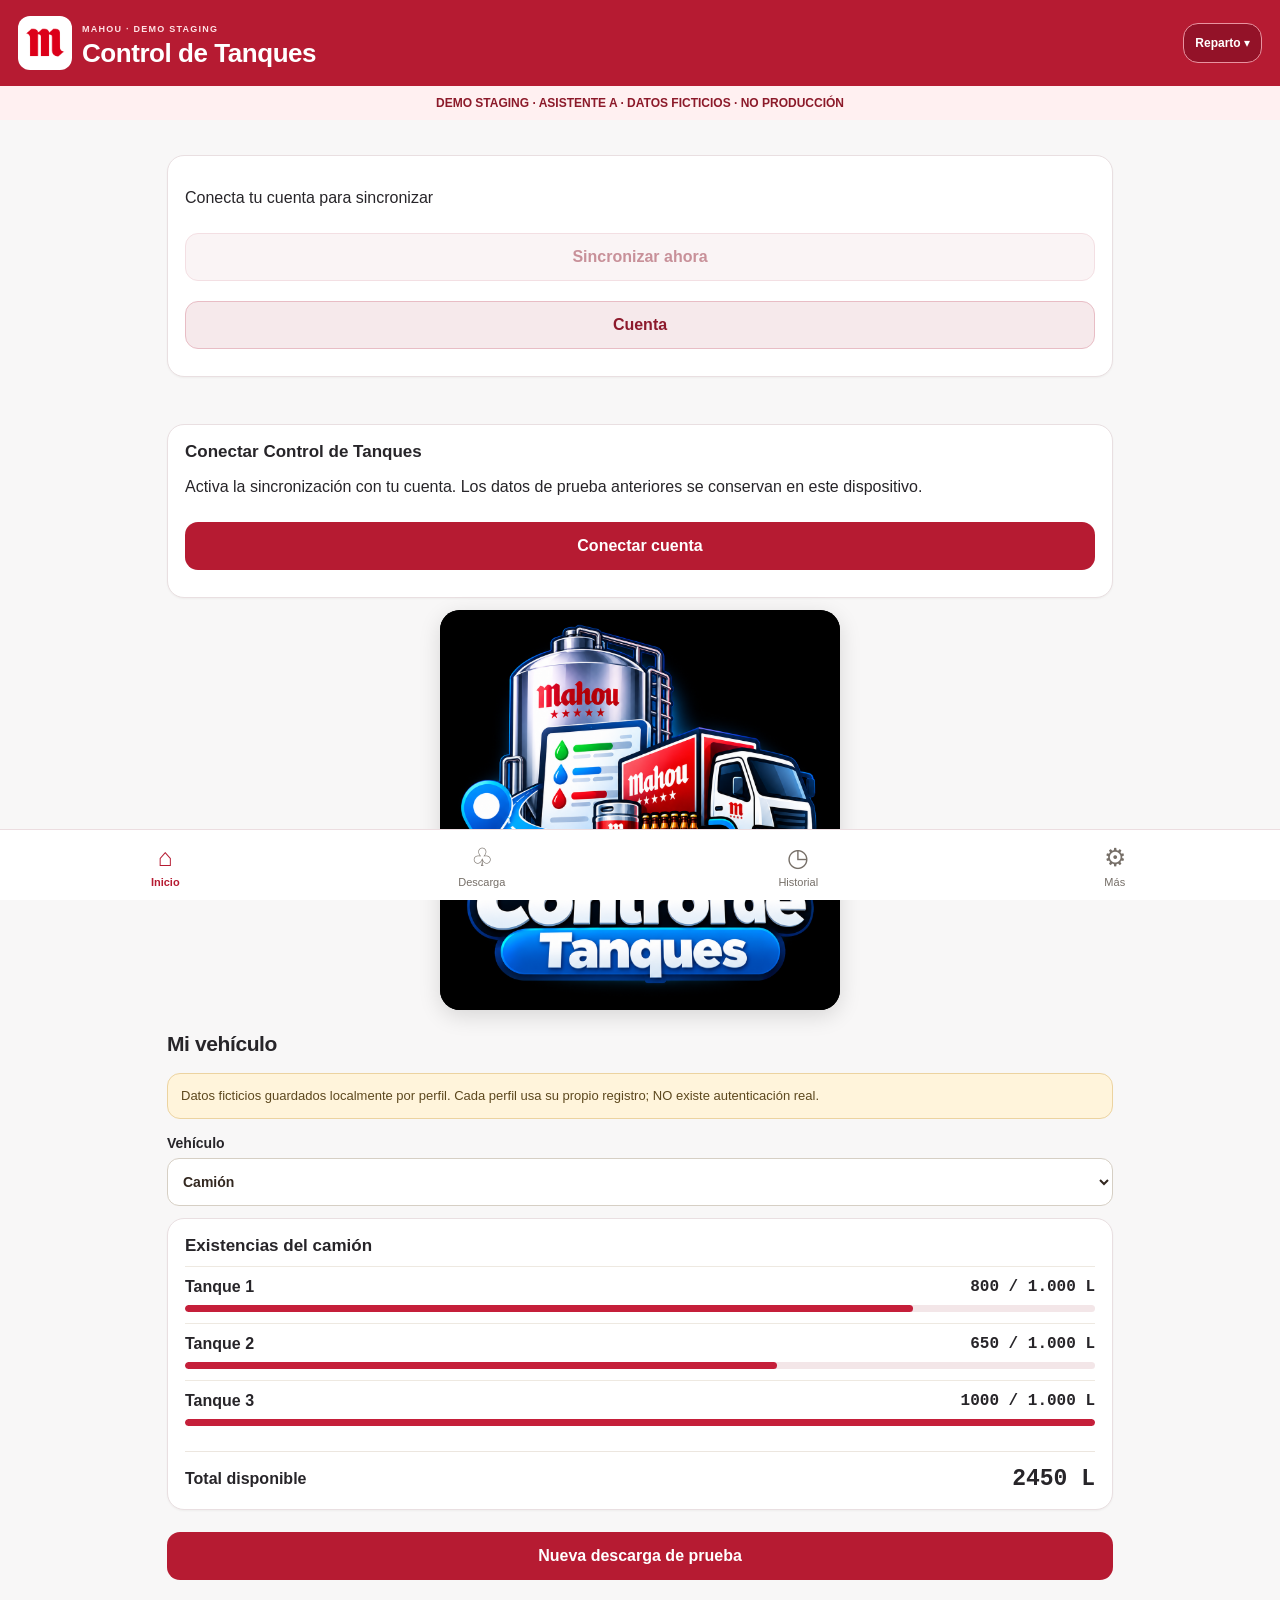
<file: index.html>
<!doctype html>
<html lang="es">
<head>
<meta charset="utf-8">
<meta name="viewport" content="width=device-width,initial-scale=1,viewport-fit=cover">
<meta name="theme-color" content="#1a5f4a">
<meta name="description" content="Control de Tanques — DEMO staging · datos ficticios · no producción">
<link rel="manifest" href="manifest.webmanifest?v=0.10.1-faseb">
<link rel="icon" href="./Control_de_Tanques_icon_512.png" type="image/png">
<link rel="apple-touch-icon" href="./Control_de_Tanques_icon_512.png">
<link rel="stylesheet" href="./styles.css?v=0.10.1">
<link rel="stylesheet" href="assistant-a.css?v=1">
<title>Control de Tanques · DEMO staging</title>
</head>
<body>
<header class="top"><div class="brand"><div class="brand-logo-wrap"><img class="brand-logo" src="./mahou-logo.png" alt="Mahou" width="40" height="40"><span class="logo-fallback" aria-hidden="true">Mahou</span></div><div><small>MAHOU · DEMO STAGING</small><h1>Control de Tanques</h1></div></div><div class="role-switch"><button id="roleButton" class="pill" type="button" aria-expanded="false" aria-controls="rolePicker">Reparto ▾</button><div id="rolePicker" class="role-picker" role="group" aria-label="Cambiar perfil de demostración" hidden><button type="button" data-profile="almacen">Almacén</button><button type="button" data-profile="gerencia">Gerencia</button><button type="button" data-profile="reparto">Reparto</button></div></div></header>
<div class="demo-banner">DEMO STAGING · ASISTENTE A · DATOS FICTICIOS · NO PRODUCCIÓN</div>
<section class="screen" style="padding-bottom:0"><div class="card"><p id="cloudBadge" role="status">Iniciando DEMO…</p><button id="cloudForce" class="btn secondary" data-cloud="force">Sincronizar ahora</button><button class="btn secondary" data-cloud="settings">Cuenta</button></div></section>
<main id="screen" class="screen" aria-live="polite"></main>
<nav class="nav" aria-label="Navegación principal"><button data-page="inicio" class="active"><span>⌂</span>Inicio</button><button data-page="carga"><span>⇧</span>Carga</button><button data-page="visita"><span>♧</span>Descarga</button><button data-page="historial"><span>◷</span>Historial</button><button data-page="admin"><span>⚙</span>Más</button></nav>
<div id="navigationSheet" class="nav-sheet-backdrop" hidden><div class="nav-sheet" role="dialog" aria-modal="true" aria-labelledby="navSheetTitle"><div class="nav-sheet-handle"></div><h3 id="navSheetTitle">Abrir ubicación con…</h3><p id="navigationClient" class="muted compact"></p><button type="button" class="nav-option" data-act="choose-nav" data-provider="waze"><span class="nav-option-icon">🚙</span><span><b>Waze</b><small>Navegación GPS</small></span><span>›</span></button><button type="button" class="nav-option" data-act="choose-nav" data-provider="google"><span class="nav-option-icon">📍</span><span><b>Google Maps</b><small>Mapas y rutas</small></span><span>›</span></button><button type="button" class="nav-option" data-act="choose-nav" data-provider="apple"><span class="nav-option-icon">🗺️</span><span><b>Mapas de Apple</b><small>Navegación en iPhone</small></span><span>›</span></button><button type="button" class="btn secondary" data-act="close-nav-sheet">Cancelar</button></div></div>
<div id="toast" role="status" aria-live="polite"></div>
<!-- Config staging ANTES de cloud-sync: bloquea producción y aísla storage -->
<script src="config.js"></script>
<script src="./xlsx-local.js?v=0.10.1" defer></script>
<script src="./xlsx-import-local.js?v=0.10.1" defer></script>
<script src="./xlsx-transfer-local.js?v=0.10.1" defer></script>
<script src="./plan-import-local.js?v=0.10.1" defer></script>
<script src="./supabase-2.57.4.js" defer></script>
<script src="./sync-core.js?v=0.10.1" defer></script>
<script src="./cloud-sync.js?v=0.10.1" defer></script>
<script src="./app.js?v=0.10.1" defer></script>
<script src="assistant-a.js?v=1" defer></script>
</body>
</html>
</file>
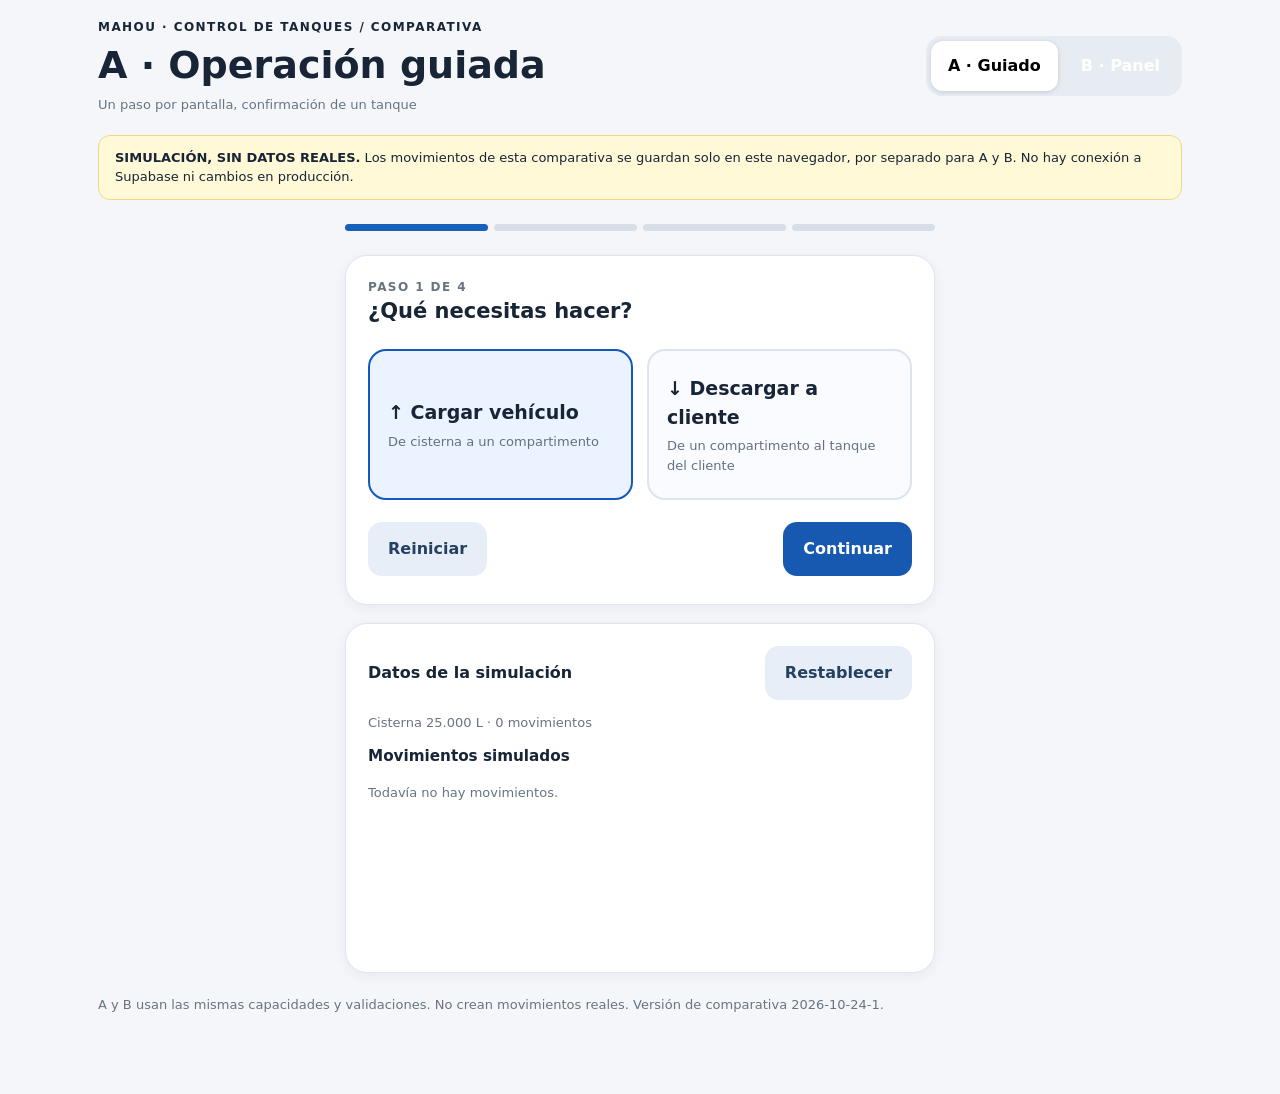
<file: comparativa/index.html>
<!doctype html>
<html lang="es"><head><meta charset="utf-8"><meta name="viewport" content="width=device-width,initial-scale=1,viewport-fit=cover">
<meta name="theme-color" content="#182a42"><title>Control de Tanques | Comparativa A/B</title>
<style>
*{box-sizing:border-box}body{margin:0;font:16px system-ui,-apple-system,Segoe UI,sans-serif;line-height:1.5;color:#182536;background:#f5f6fa}button,input,select{font:inherit}button{cursor:pointer}button:focus-visible,input:focus-visible,select:focus-visible{outline:3px solid #277de6;outline-offset:2px}button:disabled{opacity:.4;cursor:not-allowed}.wrap{max-width:1120px;margin:auto;padding:18px 18px 80px}.tiny{font-size:13px}.muted{color:#687482}.topbar{display:flex;gap:10px;align-items:center;justify-content:space-between;flex-wrap:wrap;margin-bottom:20px}.eyebrow{font-size:12px;letter-spacing:.12em;font-weight:800;text-transform:uppercase}.switch{display:flex;gap:6px;background:#e7ebf2;border-radius:16px;padding:5px}.switch button{border:0;background:transparent;border-radius:12px;padding:12px 17px;font-weight:800}.switch button.on{background:#fff;box-shadow:0 1px 5px #0002}.notice{background:#fff9d8;border:1px solid #ebd88a;border-radius:12px;padding:12px 16px;font-size:13px;margin-bottom:20px}.pill{border-radius:100px;border:1px solid currentColor;padding:5px 10px;font-weight:800;font-size:12px;display:inline-flex}.btn{border:0;border-radius:14px;padding:15px 20px;min-height:50px;font-weight:800;background:#1758b0;color:white}.btn.soft{background:#e8eef7;color:#244162}.btn.danger{background:#ffe7e5;color:#922b2b}.btn.success{background:#117e5b}.btn:disabled{opacity:.42}.row{display:flex;gap:12px;align-items:center;flex-wrap:wrap}.spread{display:flex;justify-content:space-between;gap:12px;align-items:center}.card{background:white;border:1px solid #e0e5ee;border-radius:22px;padding:22px;box-shadow:0 3px 12px #1c355510}.card h2,.card h3{margin-top:0}.label{font-size:13px;font-weight:800;display:block;margin-bottom:6px}.input{width:100%;padding:14px;border:1.5px solid #c6cfde;border-radius:14px;background:white;min-height:52px;color:#1a2738}.box{border:2px solid #dce4ed;background:#f9fbfe;border-radius:18px;padding:18px;text-align:left}.selectable{cursor:pointer;width:100%;color:inherit}.selectable.active{border-color:#1359bd;background:#eaf3ff}.grid2{display:grid;grid-template-columns:repeat(2,minmax(0,1fr));gap:14px}.grid3{display:grid;grid-template-columns:repeat(3,minmax(0,1fr));gap:14px}.actions{display:flex;gap:10px;justify-content:space-between;margin-top:22px}.actions button{min-width:105px}h1{font-size:clamp(27px,4vw,38px);margin:7px 0 8px;line-height:1.17}h2{font-size:21px}.stepper{display:flex;gap:6px;margin:24px 0}.stepper span{flex:1;height:7px;background:#d8dee8;border-radius:10px}.stepper span.done{background:#1761bd}.wizard{max-width:590px;margin:auto}.wizard .card{min-height:350px}.wizard h2{margin-bottom:22px}.choice{font-weight:800;font-size:19px;padding:23px 18px}.choice small{display:block;font-size:13px;color:#647084;font-weight:500;margin-top:5px}.formgrid{display:grid;gap:16px}.numeric{font-size:34px;font-weight:800;text-align:center;font-variant-numeric:tabular-nums}.summary{margin:0;padding:0;list-style:none}.summary li{padding:13px 0;border-bottom:1px solid #e9ebef;display:flex;justify-content:space-between;gap:16px}.summary strong{text-align:right}.status{margin-top:16px;padding:12px;border-radius:12px;background:#e5f5ec;color:#126840;font-weight:700}.error{background:#fff0ef;color:#a31e24}.history{font-size:13px}.history li{padding:9px 0;border-bottom:1px solid #dde4ee}.history ul{padding-left:20px}.board{background:#0f1927;color:#f7fbff;min-height:100vh}.board .muted{color:#b1bdcf}.board .switch{background:#28384f}.board .switch button.on{color:#0f1927}.board .notice{background:#2d302a;color:#f7eaa9;border-color:#696345}.board .card{background:#1b293b;border:1px solid #35445b;color:#f9fbfe;box-shadow:none}.board .label{color:#ccd7e6}.board .input{color:#102236}.board .btn.soft{background:#33435a;color:white}.board h1{color:white}.board .pill{color:#b7e1ce}.kpi{font-size:28px;font-weight:900;line-height:1.2}.tank{border:1px solid #374b63;border-radius:18px;padding:15px;background:#233349}.tank h3{margin:0}.tank .litres{font-size:27px;font-weight:900;margin:9px 0}.meter{height:14px;background:#111e2c;border-radius:30px;overflow:hidden}.meter span{display:block;background:#34b788;height:100%;border-radius:30px}.tank .row{margin-top:14px}.tank button{flex:1;min-width:110px}.board-section{margin:24px 0}.board .history li{border-color:#34475d}.board .history{background:#1b293b}.modalBackdrop{position:fixed;inset:0;background:#0009;display:flex;align-items:center;justify-content:center;padding:14px;z-index:9}.modal{width:min(100%,490px);border-radius:22px;padding:24px;background:white;color:#17293e;max-height:94vh;overflow-y:auto}.modal h2{margin:0 0 16px}.modal .formgrid{gap:15px}.modal .status{margin-bottom:15px}.foot{font-size:13px;margin-top:22px}.hidden{display:none!important}
@media(max-width:700px){.grid3,.grid2{grid-template-columns:1fr}.wrap{padding:14px 13px 76px}.card{padding:18px}.topbar{align-items:stretch}.switch{width:100%}.switch button{flex:1}.tank .row .btn{padding:14px 8px}.summary li{font-size:14px}}
</style></head><body>
<div id="app"></div>
<script>
(function(){
"use strict";
var VERSION="2026-10-24-1";
var CLIENTS={"Bar Atlántico":{capacity:250,litres:75},"Hotel Norte":{capacity:500,litres:200},"Restaurante Plaza":{capacity:250,litres:125}};
var VEHICLES={"Camión":{capacity:1000,tanks:[700,420,250]},"Furgoneta":{capacity:1000,tanks:[300]}};
var CURRENT=new URLSearchParams(location.search).get("modo");
var mode=CURRENT==="B"?"B":"A";
var state,stage=1,form={type:"carga",vehicle:"Camión",tank:0,client:"Bar Atlántico",litres:""},quick=null,notice="";
function sample(){return{cistern:25000,vehicles:JSON.parse(JSON.stringify(VEHICLES)),clients:JSON.parse(JSON.stringify(CLIENTS)),history:[]};}
function key(){return"tanques-demo-solo-local-"+VERSION+"-"+mode;}
function load(){try{var saved=JSON.parse(localStorage.getItem(key()));return saved&&saved.vehicles&&saved.clients&&Array.isArray(saved.history)?saved:sample();}catch(e){return sample();}}
function save(){localStorage.setItem(key(),JSON.stringify(state));}
function clean(v){return String(v).replace(/[&<>"']/g,function(c){return{"&":"&amp;","<":"&lt;",">":"&gt;",'"':"&quot;","'":"&#39;"}[c];});}
function fmt(v){return Number(v).toLocaleString("es-ES",{maximumFractionDigits:2})+" L";}
function remaining(v,t){return v.capacity-v.tanks[t];}
function entry(v,t){return state.vehicles[v].tanks[t];}
function button(title,classes,id,disabled){return '<button type="button" class="'+(classes||"btn")+'" '+(id||"")+(disabled?" disabled":"")+">"+title+"</button>";}
function navTitle(){return '<div class="topbar"><div><div class="eyebrow">MAHOU · Control de Tanques / comparativa</div><h1>'+(mode==="A"?"A · Operación guiada":"B · Centro de operaciones")+'</h1><div class="muted tiny">'+(mode==="A"?"Un paso por pantalla, confirmación de un tanque":"Visión de existencias y acciones directas por tanque")+'</div></div><div class="switch" role="group" aria-label="Elegir enfoque">'+button("A · Guiado",mode==="A"?"on":"","data-mode=A")+button("B · Panel",mode==="B"?"on":"","data-mode=B")+'</div></div>';}
function disclaimer(){return '<div class="notice"><strong>SIMULACIÓN, SIN DATOS REALES.</strong> Los movimientos de esta comparativa se guardan solo en este navegador, por separado para A y B. No hay conexión a Supabase ni cambios en producción.</div>';}
function history(){var items=state.history.slice().reverse();return '<div class="history"><h3>Movimientos simulados</h3>'+(items.length?'<ul>'+items.slice(0,8).map(function(h){return'<li><strong>'+clean(h.action)+'</strong> · '+clean(h.vehicle)+' · tanque '+h.tank+(h.client?' → '+clean(h.client):'')+' · '+fmt(h.litres)+'<div class="muted">'+clean(h.time)+'</div></li>';}).join("")+'</ul>':'<p class="muted">Todavía no hay movimientos.</p>')+'</div>';}
function header(){return navTitle()+disclaimer();}
function formOptions(list,selected){return list.map(function(item){return'<option value="'+clean(item)+'"'+(item===selected?' selected':'')+'>'+clean(item)+'</option>';}).join("");}
function validate(type,vehicle,tank,client,litres){if(!Number.isFinite(litres)||litres<=0)return"Introduce una cantidad mayor que cero.";if(!state.vehicles[vehicle])return"Vehículo no válido.";if(!Number.isInteger(tank)||tank<0||tank>=state.vehicles[vehicle].tanks.length)return"Tanque no válido.";if(type==="carga"){if(litres>remaining(state.vehicles[vehicle],tank))return"Supera la capacidad libre del tanque.";if(litres>state.cistern)return"La cisterna no tiene suficientes litros.";}else{if(!state.clients[client])return"Selecciona un cliente.";if(litres>entry(vehicle,tank))return"No hay suficientes litros en el tanque del vehículo.";if(litres>state.clients[client].capacity-state.clients[client].litres)return"No cabe esa cantidad en el tanque del cliente.";}return"";}
function apply(type,vehicle,tank,client,litres){var err=validate(type,vehicle,tank,client,litres);if(err)return err;litres=Math.round(litres*100)/100;if(type==="carga"){state.cistern=Math.round((state.cistern-litres)*100)/100;state.vehicles[vehicle].tanks[tank]=Math.round((entry(vehicle,tank)+litres)*100)/100;}else{state.vehicles[vehicle].tanks[tank]=Math.round((entry(vehicle,tank)-litres)*100)/100;state.clients[client].litres=Math.round((state.clients[client].litres+litres)*100)/100;}state.history.push({action:type==="carga"?"CARGA":"DESCARGA",vehicle:vehicle,tank:tank+1,client:type==="descarga"?client:null,litres:litres,time:new Date().toLocaleString("es-ES")});save();return"";}
function startStep(){return'<div class="grid2"><button class="box selectable choice '+(form.type==="carga"?"active":"")+'" data-type="carga">↑ Cargar vehículo<small>De cisterna a un compartimento</small></button><button class="box selectable choice '+(form.type==="descarga"?"active":"")+'" data-type="descarga">↓ Descargar a cliente<small>De un compartimento al tanque del cliente</small></button></div>';}
function vehicleStep(){var v=state.vehicles[form.vehicle];var tanks=v.tanks.map(function(x,i){return'Tanque '+(i+1)+' · '+fmt(x)+' / '+fmt(v.capacity);});return'<div class="formgrid"><label><span class="label">Vehículo</span><select class="input" id="vehicle">'+formOptions(Object.keys(state.vehicles),form.vehicle)+'</select></label><label><span class="label">Compartimento (uno por operación)</span><select class="input" id="tank">'+tanks.map(function(s,i){return'<option value="'+i+'"'+(i===form.tank?' selected':'')+'>'+clean(s)+'</option>';}).join("")+'</select></label>'+(form.type==="descarga"?'<label><span class="label">Cliente</span><select class="input" id="client">'+formOptions(Object.keys(state.clients),form.client)+'</select></label>':'')+'</div>';}
function litresStep(){var max=form.type==="carga"?Math.min(remaining(state.vehicles[form.vehicle],form.tank),state.cistern):Math.min(entry(form.vehicle,form.tank),state.clients[form.client].capacity-state.clients[form.client].litres);return'<p class="muted">Introduce los litros de esta operación. Puedes introducir decimales.</p><label><span class="label">Cantidad en litros</span><input class="input numeric" id="litres" type="number" inputmode="decimal" min="0.01" step="0.01" placeholder="0" value="'+clean(form.litres)+'"></label><p class="muted">Máximo disponible: <strong>'+fmt(Math.max(0,max))+'</strong></p>';}
function reviewStep(){return'<p class="muted">Revisa los datos antes de registrar la operación.</p><ul class="summary"><li>Movimiento<strong>'+(form.type==="carga"?"CARGA":"DESCARGA")+'</strong></li><li>Vehículo<strong>'+clean(form.vehicle)+'</strong></li><li>Compartimento<strong>Tanque '+(form.tank+1)+'</strong></li>'+(form.type==="descarga"?'<li>Cliente<strong>'+clean(form.client)+'</strong></li>':'')+'<li>Litros<strong>'+fmt(Number(form.litres))+'</strong></li></ul>';}
function wizard(){var title=["","¿Qué necesitas hacer?","¿Dónde y con quién?","¿Cuántos litros?","Confirmar movimiento"];var middle=stage===1?startStep():stage===2?vehicleStep():stage===3?litresStep():reviewStep();return'<div class="wizard"><div class="stepper" aria-label="Paso '+stage+' de 4">'+[1,2,3,4].map(function(i){return'<span class="'+(i<=stage?"done":"")+'"></span>';}).join("")+'</div><div class="card"><div class="eyebrow muted">Paso '+stage+' de 4</div><h2>'+title[stage]+'</h2>'+middle+(notice?'<div class="status error" role="alert">'+clean(notice)+'</div>':'')+'<div class="actions">'+button(stage===1?"Reiniciar":"Atrás","btn soft","id=back")+button(stage===4?"Confirmar y guardar":"Continuar","btn","id=next")+'</div></div><div class="card" style="margin-top:18px"><div class="spread"><strong>Datos de la simulación</strong>'+button("Restablecer","btn soft","id=reset")+'</div><p class="tiny muted">Cisterna '+fmt(state.cistern)+' · '+state.history.length+' movimientos</p>'+history()+'</div></div>';}
function tankCard(v,i){var tank=state.vehicles[v];var stock=tank.tanks[i],pct=Math.max(0,Math.min(100,100*stock/tank.capacity));return'<div class="tank"><div class="spread"><h3>Tanque '+(i+1)+'</h3><span class="pill">'+Math.round(pct)+'%</span></div><div class="litres">'+fmt(stock)+'</div><div class="meter"><span style="width:'+pct+'%"></span></div><div class="tiny muted" style="margin-top:8px">Capacidad: '+fmt(tank.capacity)+'</div><div class="row">'+button("↑ Cargar","btn success",'data-quick="carga|'+v+'|'+i+'"')+button("↓ Descargar","btn",'data-quick="descarga|'+v+'|'+i+'"')+'</div></div>';}
function board(){var all=Object.keys(state.vehicles).map(function(v){return'<section class="board-section"><div class="spread"><h2>'+clean(v)+'</h2><span class="pill">'+fmt(state.vehicles[v].tanks.reduce(function(a,b){return a+b;},0))+'</span></div><div class="grid3">'+state.vehicles[v].tanks.map(function(_,i){return tankCard(v,i);}).join("")+'</div></section>';}).join("");return'<div class="grid3"><div class="card"><div class="eyebrow muted">Cisterna principal</div><div class="kpi">'+fmt(state.cistern)+'</div><div class="tiny muted">Origen de las cargas</div></div><div class="card"><div class="eyebrow muted">Vehículos</div><div class="kpi">2</div><div class="tiny muted">Camión + furgoneta</div></div><div class="card"><div class="eyebrow muted">Operaciones registradas</div><div class="kpi">'+state.history.length+'</div><div class="tiny muted">Solo simulación local</div></div></div>'+all+'<div class="grid2"><div class="card"><h2>Tanques de clientes</h2>'+Object.keys(state.clients).map(function(c){var o=state.clients[c];return'<div class="spread" style="border-bottom:1px solid #35445b;padding:12px 0"><strong>'+clean(c)+'</strong><span>'+fmt(o.litres)+' / '+fmt(o.capacity)+'</span></div>';}).join("")+'</div><div class="card"><div class="spread"><h2>Actividad reciente</h2>'+button("Restablecer","btn soft","id=reset")+'</div>'+history()+'</div></div>';}
function quickDialog(){if(!quick)return"";var v=quick.vehicle,t=quick.tank,type=quick.type, max=type==="carga"?Math.min(remaining(state.vehicles[v],t),state.cistern):entry(v,t);return'<div class="modalBackdrop" id="backdrop"><div class="modal" role="dialog" aria-modal="true" aria-labelledby="dialogTitle"><div class="eyebrow muted">Acción directa</div><h2 id="dialogTitle">'+(type==="carga"?"↑ Cargar tanque":"↓ Descargar tanque")+'</h2><p>'+clean(v)+' · tanque '+(t+1)+' · '+fmt(entry(v,t))+' disponibles ahora</p><div class="formgrid">'+(type==="descarga"?'<label><span class="label">Cliente</span><select id="quickClient" class="input">'+formOptions(Object.keys(state.clients),quick.client)+'</select></label>':'')+'<label><span class="label">Litros</span><input class="input numeric" id="quickLitres" type="number" min=".01" step=".01" inputmode="decimal" value="'+clean(quick.litres)+'" placeholder="0"></label></div><p class="muted tiny">Disponible antes de elegir cliente: '+fmt(Math.max(0,max))+'</p>'+(notice?'<div class="status error" role="alert">'+clean(notice)+'</div>':'')+'<div class="actions">'+button("Cancelar","btn soft","id=cancelQuick")+button("Guardar movimiento","btn success","id=saveQuick")+'</div></div></div>';}
function render(){document.body.className=mode==="B"?"board":"";document.getElementById("app").innerHTML='<div class="wrap">'+header()+(mode==="A"?wizard():board())+'<div class="foot muted">A y B usan las mismas capacidades y validaciones. No crean movimientos reales. Versión de comparativa '+VERSION+'.</div></div>'+(mode==="B"?quickDialog():"");}
function changeMode(to){mode=to;state=load();stage=1;form={type:"carga",vehicle:"Camión",tank:0,client:"Bar Atlántico",litres:""};quick=null;notice="";history.replaceState(null,"",location.pathname+"?modo="+mode);render();}
function readWizard(){var vehicle=document.getElementById("vehicle"),tank=document.getElementById("tank"),client=document.getElementById("client"),litres=document.getElementById("litres");if(vehicle)form.vehicle=vehicle.value;if(tank)form.tank=Number(tank.value);if(client)form.client=client.value;if(litres)form.litres=litres.value;}
document.addEventListener("change",function(e){if(mode!=="A")return;if(e.target.id==="vehicle"){form.vehicle=e.target.value;form.tank=0;render();}else if(e.target.id==="tank"||e.target.id==="client")readWizard();});
document.addEventListener("input",function(e){if(e.target.id==="litres")form.litres=e.target.value;if(e.target.id==="quickLitres"&&quick)quick.litres=e.target.value;if(e.target.id==="quickClient"&&quick)quick.client=e.target.value;});
document.addEventListener("click",function(e){var b=e.target.closest("button");if(!b)return;var m=b.getAttribute("data-mode");if(m){changeMode(m);return;}if(b.id==="reset"){if(confirm("¿Reiniciar los datos ficticios solo de la opción "+mode+"?")){state=sample();save();stage=1;quick=null;notice="";render();}return;}
var type=b.getAttribute("data-type");if(type){form.type=type;notice="";render();return;}
if(mode==="A"){if(b.id==="back"){notice="";if(stage>1)stage--;else{state=sample();save();}render();return;}if(b.id==="next"){readWizard();notice="";if(stage===3){notice=validate(form.type,form.vehicle,form.tank,form.client,Number(form.litres));if(notice){render();return;}}if(stage<4){stage++;render();return;}notice=apply(form.type,form.vehicle,form.tank,form.client,Number(form.litres));if(!notice){form.litres="";stage=1;}render();return;}}
if(mode==="B"){var q=b.getAttribute("data-quick");if(q){var a=q.split("|");quick={type:a[0],vehicle:a[1],tank:Number(a[2]),client:"Bar Atlántico",litres:""};notice="";render();setTimeout(function(){document.getElementById("quickLitres").focus();},0);return;}if(b.id==="cancelQuick"){quick=null;notice="";render();return;}if(b.id==="saveQuick"&&quick){var litres=Number(quick.litres);notice=apply(quick.type,quick.vehicle,quick.tank,quick.client,litres);if(!notice)quick=null;render();return;}}});
window.addEventListener("storage",function(e){if(e.key===key()){state=load();render();}});
state=load();render();
})();
</script></body></html>
</file>
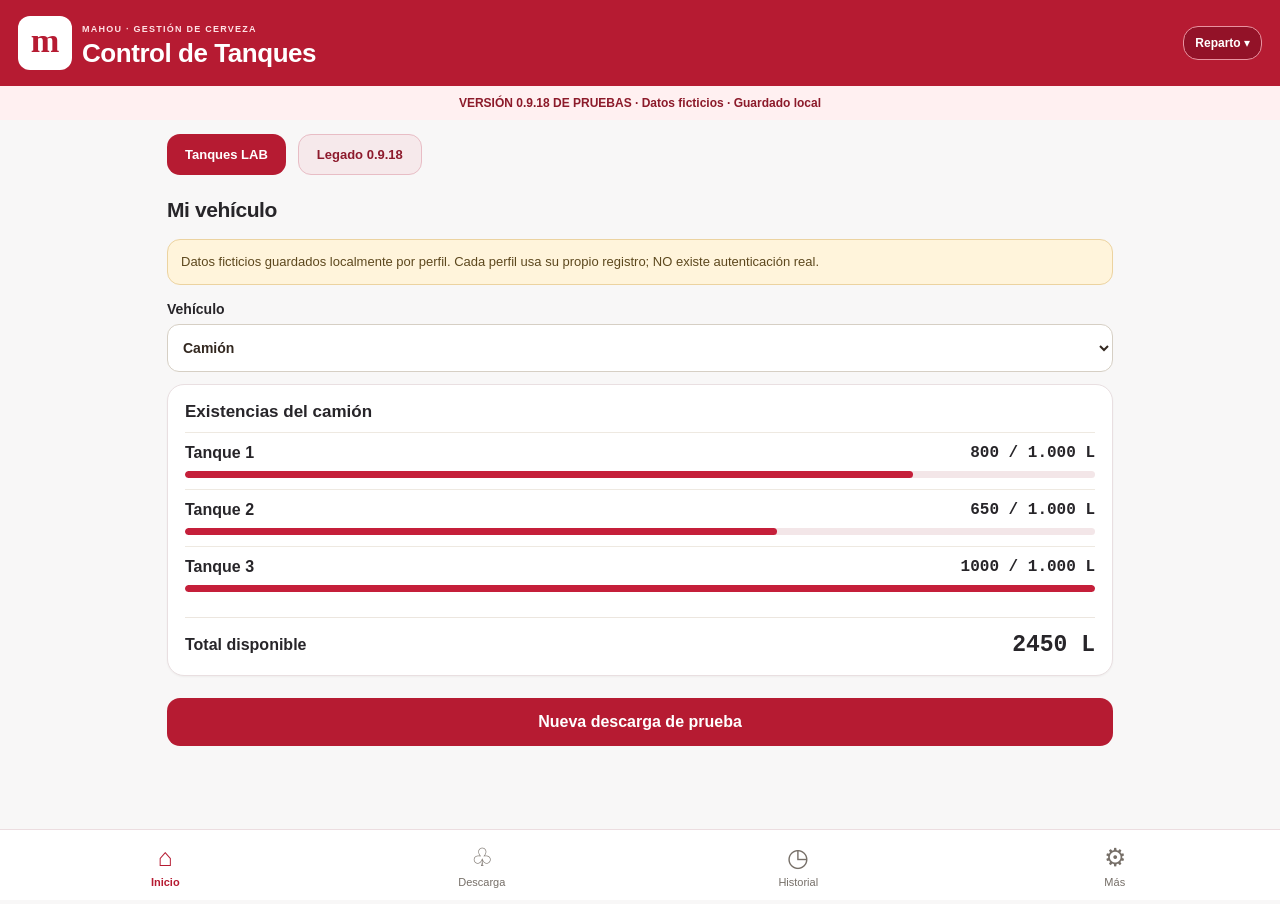
<file: visura-tanques-lab/index.html>
<!doctype html>
<html lang="es" data-lab-offline="true"><head><meta charset="utf-8"><meta http-equiv="Content-Security-Policy" content="default-src 'self'; connect-src 'none'; script-src 'self'; style-src 'self' 'unsafe-inline'; img-src 'self' data: blob:; font-src 'self'; worker-src 'none'; frame-src 'none'; object-src 'none'; base-uri 'self'; form-action 'none'"><meta property="og:title" content="Control de Tanques · LAB 0.9.18"><meta property="og:description" content="Prototipo local de pruebas con datos ficticios."><meta property="og:type" content="website"><meta name="twitter:card" content="summary"><meta name="viewport" content="width=device-width,initial-scale=1,viewport-fit=cover"><meta name="theme-color" content="#b61b32"><meta name="description" content="Control de Tanques — prototipo local de pruebas"><link rel="icon" href="icon.svg" type="image/svg+xml"><link rel="stylesheet" href="styles.css?v=0.9.18"><title>Control de Tanques · LAB 0.9.18</title></head>
<body><header class="top"><div class="brand"><div class="brand-logo-wrap"><img class="brand-logo" src="data:image/svg+xml,%3Csvg xmlns=%27http://www.w3.org/2000/svg%27 viewBox=%270 0 64 64%27%3E%3Crect width=%2764%27 height=%2764%27 rx=%2711%27 fill=%27white%27/%3E%3Ctext x=%2732%27 y=%2746%27 font-family=%27Georgia%27 font-size=%2755%27 font-weight=%27bold%27 text-anchor=%27middle%27 fill=%27%23b61b32%27%3Em%3C/text%3E%3C/svg%3E" alt="Mahou" width="40" height="40"><span class="logo-fallback" aria-hidden="true">Mahou</span></div><div><small>MAHOU · GESTIÓN DE CERVEZA</small><h1>Control de Tanques</h1></div></div><div class="role-switch"><button id="roleButton" class="pill" type="button" aria-expanded="false" aria-controls="rolePicker">Reparto ▾</button><select id="rolePicker" class="role-picker" aria-label="Cambiar perfil de demostración" hidden><option value="reparto">Reparto</option><option value="almacen">Almacén</option><option value="gerencia">Gerencia (demo)</option></select></div></header><div class="demo-banner">VERSIÓN 0.9.18 DE PRUEBAS · Datos ficticios · Guardado local</div>
<div class="lab-mode-bar"><button type="button" class="btn small" data-lab-act="open">Tanques LAB <span id="labMenuCount" hidden></span></button><button type="button" class="btn small secondary" data-lab-act="legacy">Legado 0.9.18</button></div>
<main id="screen" class="screen" aria-live="polite"></main>
<nav class="nav" aria-label="Navegación principal"><button data-page="inicio" class="active"><span>⌂</span>Inicio</button><button data-page="carga"><span>⇧</span>Carga</button><button data-page="visita"><span>♧</span>Descarga</button><button data-page="historial"><span>◷</span>Historial</button><button data-page="admin"><span>⚙</span>Más</button></nav>
<div id="navigationSheet" class="nav-sheet-backdrop" hidden><div class="nav-sheet" role="dialog" aria-modal="true" aria-labelledby="navSheetTitle"><div class="nav-sheet-handle"></div><h3 id="navSheetTitle">Abrir ubicación con…</h3><p id="navigationClient" class="muted compact"></p><button type="button" class="nav-option" data-act="choose-nav" data-provider="waze"><span class="nav-option-icon">🚙</span><span><b>Waze</b><small>Navegación GPS</small></span><span>›</span></button><button type="button" class="nav-option" data-act="choose-nav" data-provider="google"><span class="nav-option-icon">📍</span><span><b>Google Maps</b><small>Mapas y rutas</small></span><span>›</span></button><button type="button" class="nav-option" data-act="choose-nav" data-provider="apple"><span class="nav-option-icon">🗺️</span><span><b>Mapas de Apple</b><small>Navegación en iPhone</small></span><span>›</span></button><button type="button" class="btn secondary" data-act="close-nav-sheet">Cancelar</button></div></div><div id="toast" role="status" aria-live="polite"></div><script src="xlsx-local.js?v=0.9.18" defer></script><script src="xlsx-import-local.js?v=0.9.18" defer></script><script src="xlsx-transfer-local.js?v=0.9.18" defer></script><script src="plan-import-local.js?v=0.9.18" defer></script><script src="tank-domain.js?v=lab-r1" defer></script><script src="tank-ui.js?v=lab-r1" defer></script><script src="app.js?v=lab-r1" defer></script></body></html>
</file>
<file: styles.css>
:root{font-family:ui-sans-serif,-apple-system,BlinkMacSystemFont,"Segoe UI",sans-serif;color:#2c241f;background:#f7f5f0;font-synthesis:none}*{box-sizing:border-box}body{margin:0;padding:0 0 calc(85px + env(safe-area-inset-bottom));min-height:100vh}button,input,select{font:inherit}button{cursor:pointer}button:disabled{opacity:.48;cursor:not-allowed}.top{background:#2c231c;color:white;padding:20px max(18px,env(safe-area-inset-left));display:flex;align-items:center;justify-content:space-between;gap:10px}.brand{display:flex;gap:14px;align-items:center;min-width:0}.brand h1{font-size:clamp(19px,4.5vw,27px);margin:2px 0 0;letter-spacing:-.65px}.brand small{color:#e3ad56;font-size:10px;font-weight:700;letter-spacing:3px}.beer{width:37px;height:60px;flex:none;border:3px solid #d99531;border-radius:13px;background:linear-gradient(#33271d 0 25%,#f1ba4d 26%,#d9942e)}.pill{color:white;border:1px solid #82786e;background:#41362d;border-radius:15px;padding:9px 11px;font-size:12px;font-weight:700;white-space:nowrap}.demo-banner{text-align:center;background:#ffedc6;color:#59401b;font-weight:700;padding:10px 12px;font-size:12px}.screen{max-width:980px;margin:auto;padding:23px 17px 60px}.heading{font-size:21px;margin:0 0 17px;letter-spacing:-.4px}.section-title{font-size:14px;letter-spacing:1.2px;text-transform:uppercase;color:#777069;margin:30px 0 14px}.tiles{display:grid;grid-template-columns:repeat(2,minmax(0,1fr));gap:14px}.tile{border:0;border-radius:20px;background:#da9430;color:#2a2017;font-weight:800;font-size:20px;padding:25px 10px;min-height:133px;display:flex;flex-direction:column;align-items:center;justify-content:center;gap:14px}.tile.dark{background:#2b221b;color:white}.tile .symbol{font-size:30px}.card{background:white;border:1px solid #ded8ce;border-radius:17px;padding:17px;margin:12px 0;box-shadow:0 1px 2px #2f24140c}.card h3{font-size:17px;margin:0 0 10px}.row{display:flex;align-items:center;justify-content:space-between;gap:16px}.muted{color:#77716b}.tiny{font-size:12px}.mono{font-variant-numeric:tabular-nums;font-family:ui-monospace,SFMono-Regular,Menlo,monospace}.tank-line{padding:11px 0;border-top:1px solid #eee9e1}.tank-line:first-child{border:0}.meter{height:7px;background:#ebe7df;border-radius:99px;overflow:hidden;margin:9px 0 0}.meter>div{height:100%;background:#da9430;border-radius:99px}.form{max-width:630px}.field{display:block;font-size:14px;font-weight:700;margin:16px 0 5px}.field input,.field select,select.select,input.input{display:block;margin-top:7px;width:100%;min-height:48px;border:1px solid #d6cfc4;border-radius:12px;background:white;padding:11px;color:#332820}.hint{color:#736b63;font-size:12px;line-height:1.55;margin:7px 0 0}.check{display:flex;gap:10px;align-items:flex-start;padding:12px 0;font-size:14px;line-height:1.5}.check input{width:19px;height:19px;accent-color:#b7741d;flex:none}.btn{min-height:48px;border:0;border-radius:13px;background:#dc972f;color:#2c1d0a;font-weight:800;padding:12px 18px;margin:10px 0;width:100%}.btn.secondary{background:#f0ece5;border:1px solid #dfd8cd}.btn.danger{background:#f8dbd8;color:#80342b}.btn.small{min-height:38px;font-size:13px;width:auto;margin:0}.notice{padding:12px 13px;background:#fff4db;border:1px solid #ecd3a0;border-radius:13px;color:#5d481e;font-size:13px;line-height:1.5;margin:12px 0}.error{background:#ffebea;border-color:#edbab6;color:#782e29}.success{background:#e5f4e6;border-color:#b5d9b9;color:#25602c}.tag{display:inline-block;padding:5px 9px;border-radius:12px;background:#f0ebe2;color:#615244;font-size:11px;font-weight:750}.nav{position:fixed;bottom:0;left:0;right:0;display:flex;justify-content:space-around;gap:0;background:#fff;border-top:1px solid #e8e3da;z-index:10;padding:8px 7px calc(8px + env(safe-area-inset-bottom))}.nav button{background:none;border:0;color:#766f68;font-size:11px;flex:1;max-width:135px;display:flex;align-items:center;flex-direction:column;gap:3px;padding:4px 0}.nav button span{font-size:25px;line-height:1.25}.nav button.active{color:#ce871d;font-weight:700}.divider{height:1px;background:#ece6df;margin:14px 0}.actions{display:flex;gap:9px;flex-wrap:wrap;margin-top:14px}.actions .btn{flex:1}.timeline{border-left:3px solid #ead6b8;margin-left:8px;padding-left:16px}.timeline .card{margin:13px 0}#toast{position:fixed;z-index:20;bottom:93px;left:50%;transform:translateX(-50%);background:#2b211b;color:white;border-radius:11px;padding:13px 17px;font-size:13px;max-width:90vw;display:none;box-shadow:0 6px 22px #0003}.empty{text-align:center;padding:35px 20px;color:#706860}.big{font-size:23px;font-weight:800}.statgrid{display:grid;grid-template-columns:repeat(2,1fr);gap:10px}.stat{padding:16px;background:#fff;border:1px solid #e6dfd4;border-radius:15px}.stat strong{display:block;font-size:23px;margin-top:8px}.linklike{background:none;border:none;color:#9c6415;text-decoration:underline;font-weight:700;padding:7px}code{font-size:12px}.labelrow{display:flex;align-items:center;justify-content:space-between;gap:10px}.warning{font-size:12px;color:#b75d31;font-weight:700}.compact{font-size:13px}.spaced{margin-top:20px}@media (max-width:380px){.screen{padding:17px 12px}.brand h1{font-size:17px}.tile{font-size:17px;min-height:118px}.pill{font-size:11px}.beer{width:29px;height:49px}.top{padding:14px 12px}}
[hidden]{display:none!important}

/* Identidad Mahou v0.2: sin modificar lógica, perfiles ni almacenamiento */
:root{color:#272529;background:#f8f7f7}
.top{background:#b61b32;padding-top:16px;padding-bottom:16px}
.brand{gap:10px}
.brand h1{letter-spacing:-.45px;font-size:clamp(17px,4.5vw,26px)}
.brand small{color:#ffe2e5;letter-spacing:1.25px;font-size:9px}
.brand-logo-wrap{width:81px;min-width:81px;height:54px;display:flex;align-items:center;justify-content:center;flex:none}
.brand-logo{max-width:100%;max-height:100%;object-fit:contain;filter:brightness(0) invert(1)}
.logo-fallback{display:none;color:white;font-weight:900;font-size:22px;letter-spacing:-1px;font-style:italic}
.pill{background:#931228;border-color:#e993a0}
.demo-banner{background:#fff0f1;color:#8c1a2a}
.tile{background:#be2038;color:white}
.tile.dark{background:#292527;color:white}
.card,.stat{border-color:#e9dfe1}
.meter{background:#f3e6e8}
.meter>div{background:#c51f3a}
.btn{background:#b61b32;color:#fff}
.btn.secondary{background:#f6e9eb;color:#8d1a2c;border:1px solid #e8bdc5}
.btn.danger{background:#f8dbd8;color:#80342b}
.check input{accent-color:#b61b32}
.nav{border-top-color:#ecdde0}
.nav button.active{color:#b61b32}
.linklike{color:#a3152b}
.timeline{border-color:#eccbd0}
#toast{background:#36242a}
@media (max-width:420px){.top{padding-left:12px;padding-right:12px}.brand-logo-wrap{width:65px;min-width:65px;height:44px}.brand h1{font-size:clamp(16px,4.2vw,20px)}.brand small{font-size:8px;letter-spacing:.7px}.brand{gap:7px}.pill{font-size:11px;padding:8px}}
@media (max-width:360px){.brand-logo-wrap{width:53px;min-width:53px}.brand h1{font-size:15px}.brand small{font-size:7px}.pill{padding:7px 6px;font-size:10px}}

/* v0.2.1: logo aportado por el usuario, dimensiones estrictas y sin desbordamiento */
html, body { max-width:100%; }
.top { width:100%; max-width:100%; min-width:0; overflow:hidden; }
.brand { min-width:0; flex:1 1 auto; }
.brand > div:last-child { min-width:0; }
.brand h1 { overflow-wrap:anywhere; }
.brand-logo-wrap {
  width:54px; min-width:54px; max-width:54px; height:54px;
  flex:0 0 54px; border-radius:12px; background:#fff;
  padding:7px; overflow:hidden;
}
.brand-logo, img.brand-logo {
  display:block; width:40px !important; height:40px !important;
  max-width:40px !important; max-height:40px !important;
  min-width:0; object-fit:contain; filter:none !important;
  flex:none; position:static;
}
.pill { flex:none; }
@media (max-width:420px){
 .brand-logo-wrap { width:46px; min-width:46px; max-width:46px; height:46px; flex-basis:46px; padding:5px; }
 .brand-logo, img.brand-logo { width:36px !important; height:36px !important; max-width:36px !important; max-height:36px !important; }
}
@media (max-width:360px){
 .brand-logo-wrap { width:42px; min-width:42px; max-width:42px; height:42px; flex-basis:42px; padding:5px; }
 .brand-logo, img.brand-logo { width:32px !important; height:32px !important; max-width:32px !important; max-height:32px !important; }
}

.update-info{font-size:13px;color:#6a6062;line-height:1.5}
.update-ready{padding:12px;border:1px solid #e4b8c1;border-radius:12px;background:#fff0f2;margin:10px 0}
.update-ready h4{margin:0 0 7px}

/* v0.3 - enlaces y formularios de corrección */
.card .linklike{display:inline-block;margin-top:5px;min-height:38px}
.card .btn.small{padding:8px 10px;white-space:nowrap}
.card .row{min-width:0}
.card .row>*{min-width:0}

/* v0.9.3: selector accesible desde la cabecera */
.role-switch{position:relative;flex:none}.role-picker{position:absolute;right:0;top:calc(100% + 5px);z-index:40;background:white;color:#272529;border:1px solid #c8a3a9;border-radius:10px;padding:12px;min-width:190px;box-shadow:0 6px 18px #0002}.role-picker[hidden]{display:none!important}

/* v0.9.4: auditoría de conciliación */
.audit-movement{padding:12px 0;border-bottom:1px solid #e9dfe0;overflow-wrap:anywhere}.audit-movement:last-child{border-bottom:0}.audit-movement .hint{margin:5px 0}

/* v0.9.8: ficha compacta de clientes */
.customer-form .field{margin:10px 0 3px}
.customer-tanks{display:grid;grid-template-columns:repeat(2,minmax(0,1fr));gap:12px}
.customer-tanks .field{min-width:0}
.customer-capacity{margin:8px 0 12px;padding:10px 12px;border-radius:10px;background:#f5f0e7;font-size:14px;font-weight:700}
.customer-days{margin:13px 0 7px;font-size:14px}
.customer-days-grid{display:grid;grid-template-columns:repeat(2,minmax(0,1fr));gap:2px 12px;margin-top:7px}
.customer-days-grid .check{padding:5px 0;align-items:center}
/* v0.9.12: listado compacto en tres líneas */
.customer-item{padding:10px 12px;margin:7px 0}
.customer-info{font-size:12px;line-height:1.35;white-space:nowrap;overflow:hidden;text-overflow:ellipsis}
.customer-meta{font-size:12px;color:#736b63;line-height:1.35;white-space:nowrap;overflow:hidden;text-overflow:ellipsis;margin-top:5px}
.customer-buttons{display:flex;justify-content:flex-end;gap:7px;margin-top:6px}
.customer-buttons .btn.small{min-height:30px;padding:5px 11px;font-size:12px;border-radius:8px}
.customer-item[hidden]{display:none}

.customer-map{min-width:34px;padding:5px 8px!important;font-size:15px!important}

/* Planificación y selector inferior */
.plan-days{display:grid;grid-template-columns:repeat(5,minmax(0,1fr));gap:5px;margin-top:16px}.plan-days button{border:1px solid #e5d7d9;background:#fff;border-radius:9px;padding:10px 2px;font-weight:700;color:#533}.plan-days button.chosen{background:#b61b32;color:#fff}.plan-days small{display:block;font-weight:400;margin-top:3px}.nav-sheet-backdrop[hidden]{display:none!important}.nav-sheet-backdrop{position:fixed;inset:0;background:#0007;z-index:100;display:flex;align-items:flex-end;justify-content:center}.nav-sheet{background:#fff;width:100%;max-width:540px;border-radius:22px 22px 0 0;padding:12px 20px calc(18px + env(safe-area-inset-bottom));box-shadow:0 -8px 30px #0002}.nav-sheet-handle{height:5px;width:40px;border-radius:6px;background:#ddd;margin:0 auto 18px}.nav-sheet h3{margin:0 0 4px}.nav-option{width:100%;display:flex;align-items:center;gap:14px;text-align:left;border:0;border-bottom:1px solid #eee;background:#fff;padding:13px 2px;color:#2c241f}.nav-option span:nth-child(2){flex:1}.nav-option small{display:block;color:#777;font-size:12px;margin-top:3px}.nav-option-icon{font-size:27px;width:42px;text-align:center}.nav-option>span:last-child{font-size:25px;color:#999}

/* Planificación rápida v0.9.14 */
.plan-bulk-buttons{display:flex;gap:8px;margin:12px 0;flex-wrap:wrap}.plan-bulk-buttons .btn{flex:1;min-width:110px}.plan-customer-list{max-height:50vh;overflow:auto;border:1px solid #eadfe0;border-radius:10px}.plan-customer{display:flex;align-items:center;gap:12px;padding:11px;border-bottom:1px solid #eee}.plan-customer:last-child{border-bottom:0}.plan-customer input{width:21px;height:21px;flex-shrink:0}.plan-customer span{display:flex;flex-direction:column;gap:3px;min-width:0}.plan-customer small,.plan-entry small{display:block;color:#74686a;font-size:12px}.plan-entry{border-bottom:1px solid #eee;padding:12px 0}.plan-entry-fields{display:grid;grid-template-columns:1fr 1fr;gap:10px;margin-top:8px}.plan-entry-fields label{font-size:12px;color:#655}.plan-entry-fields input,.plan-entry-fields select{width:100%;margin-top:4px;padding:10px;border:1px solid #d8cdd0;border-radius:8px;font-size:16px}.plan-entry-list{max-height:55vh;overflow:auto}

.plan-received-item{padding:12px 0;border-bottom:1px solid #e9dfe0}.plan-received-item:last-child{border-bottom:0}

/* v0.9.21: selector táctil estable */
.role-switch{position:relative;z-index:50}.role-picker{position:absolute;right:0;top:calc(100% + 8px);width:min(250px,85vw);min-width:210px;padding:7px;background:white;border:1px solid #e4c6cc;border-radius:15px;box-shadow:0 10px 30px #0003;z-index:55}.role-picker button{display:block;width:100%;text-align:left;padding:15px 13px;border:0;background:white;color:#34272b;font-weight:700;border-radius:9px;min-height:48px}.role-picker button.selected{background:#f7e6e9;color:#a71530}.role-picker button+button{margin-top:3px}

/* v0.9.21: el menú debe sobresalir de la cabecera; antes overflow:hidden lo recortaba */
.top{overflow:visible!important;position:relative;z-index:70;isolation:isolate}
.role-switch{position:relative;z-index:71;flex:0 0 auto}
#roleButton{position:relative;z-index:72;min-height:40px;touch-action:manipulation}
#rolePicker{z-index:73;max-height:70vh;overflow-y:auto}

/* v0.9.27: vista previa del logo en Inicio, sin cambios en datos */
.home-logo-preview{max-width:400px;margin:0 auto 22px;border-radius:20px;overflow:hidden;background:#000;box-shadow:0 6px 22px #0002}.home-logo-preview img{display:block;width:100%;height:auto;aspect-ratio:1;object-fit:contain}
</file>
<file: assistant-a.css>
/* Control de Tanques · experiencia A / entorno staging exclusivamente */
.assistant-a{max-width:680px;margin-inline:auto}
.assistant-a [hidden]{display:none!important}
.assistant-head,.assistant-landing{--assistant-ink:#24302e;--assistant-green:#155e4e;color:var(--assistant-ink)}
.assistant-head{padding:20px 0 12px}
.assistant-eyebrow{font-size:12px;font-weight:850;letter-spacing:.10em;text-transform:uppercase;color:#57736b;margin-bottom:12px}
.assistant-head h2,.assistant-landing h2{font-size:clamp(28px,6vw,36px);letter-spacing:-.06em;line-height:1.11;margin:0 0 12px;color:#233b34}
.assistant-head p,.assistant-landing>.assistant-head p{font-size:16px;color:#5c6863;margin:0 0 22px;line-height:1.5}
.assistant-landing{background:#fff;border:1px solid #e1e6df;border-radius:24px;padding:clamp(21px,5vw,32px);box-shadow:0 12px 35px #213c3214}
.assistant-landing>.assistant-head{padding:0}
.assistant-vehicle{display:grid;gap:8px;font-weight:750;color:#3c4d46;margin:24px 0 18px;font-size:15px}
.assistant-vehicle select{border:1px solid #cbd6d0;border-radius:16px;padding:16px;font-size:18px;width:100%;min-height:55px;color:#1d3029;background:#fff}
.assistant-tank-summary{border-radius:19px;padding:20px;background:#f2f7f4;margin:0 0 19px}
.assistant-total-label{text-transform:uppercase;letter-spacing:.08em;color:#57736b;font-size:12px;font-weight:800}
.assistant-total{font-size:clamp(39px,10vw,54px);line-height:1.2;letter-spacing:-.05em;font-variant-numeric:tabular-nums;color:#215d4a;font-weight:850;padding:6px 0 13px}
.assistant-total small{font-size:20px;font-weight:650;letter-spacing:normal}
.assistant-stockrow{display:flex;justify-content:space-between;align-items:center;gap:12px;border-top:1px solid #d7e4db;padding:10px 0;font-size:15px}
.assistant-stockrow strong{font-variant-numeric:tabular-nums;color:#233b34}
.assistant-primary,.assistant-choice{width:100%;background:#155e4e;color:#fff;border:0;border-radius:17px;min-height:65px;padding:16px 20px;font-size:19px;font-weight:800;display:flex;align-items:center;justify-content:space-between;gap:16px}
.assistant-primary:disabled{opacity:.5}
.assistant-hint{font-size:13px;line-height:1.5;color:#62716a;text-align:center;margin:16px 0 2px}
.assistant-success,.assistant-warning,.assistant-current{padding:13px 16px;margin:12px 0;border-radius:14px;background:#e8f5ec;color:#1b6541;font-weight:700;font-size:14px}
.assistant-warning{background:#fff4d8;color:#76520a}
.assistant-current{background:#e9f1fb;color:#214b7c}
.assistant-progress{display:grid;grid-template-columns:repeat(3,1fr);gap:9px;margin:23px 0 11px}
.assistant-progress span{height:7px;border-radius:10px;background:#dbe6df}
.assistant-progress span.is-active{background:#18705a}
.assistant-count{text-align:right;font-size:13px;font-weight:750;color:#5b6f66}
.assistant-form-screen>h2.heading{display:none}
.assistant-form-screen>p.hint{display:none}
.assistant-form-screen .form{background:#fff;border:1px solid #e1e6df;border-radius:21px;padding:20px;gap:19px}
.assistant-form-screen .form .field{font-size:15px;font-weight:750}
.assistant-form-screen .form input:not([type=checkbox]),.assistant-form-screen .form select{font-size:19px;min-height:57px;border-radius:13px}
.assistant-form-screen .form label.check{line-height:1.5;padding:10px 0}
.assistant-form-screen .form label.check input{width:23px;height:23px;accent-color:#155e4e}
.assistant-controls{display:flex;gap:12px;margin-top:17px}
.assistant-controls button{min-height:55px;padding:12px 17px;border:1px solid #ccd8d1;border-radius:15px;background:#fff;color:#285044;font-size:16px;font-weight:750;flex:1}
.assistant-controls .assistant-next{background:#155e4e;color:#fff;border-color:#155e4e;flex:1.6}
.assistant-form-screen .assistant-submit{width:100%;background:#155e4e;color:#fff;border:0;min-height:65px;font-size:18px;border-radius:15px}
.assistant-review{padding:18px;border-radius:16px;background:#edf6f0;display:grid;gap:7px}
.assistant-review>strong{font-size:18px;color:#194937;margin-bottom:5px}
.assistant-review-row{display:flex;justify-content:space-between;gap:14px;padding:8px 0;border-bottom:1px solid #d5e5db;color:#56665b;font-size:14px}
.assistant-review-row>b{font-variant-numeric:tabular-nums;color:#1f4637;text-align:right}
.assistant-review-em{font-size:16px;font-weight:750}
.assistant-review-em>b{font-size:20px;color:#116544}
.assistant-selection>h2.heading{display:none}
.assistant-choices{display:grid;gap:14px;padding:10px 0}
.assistant-choice{background:#fff;color:#193f30;border:1px solid #dae5db;min-height:100px;justify-content:initial;text-align:left}
.assistant-choice span{display:grid;gap:8px;flex:1}
.assistant-choice span strong{font-size:18px}
.assistant-choice span small{color:#668074;font-size:13px;font-weight:500}
.assistant-selection .assistant-textbutton{background:transparent;border:0;color:#155e4e;font-size:15px;font-weight:750;padding:10px 0}
.assistant-a .btn:focus-visible,.assistant-a button:focus-visible,.assistant-a input:focus-visible,.assistant-a select:focus-visible{outline:3px solid #61aa91;outline-offset:3px}
@media(max-width:500px){
 .assistant-landing{border-radius:20px}
 .assistant-form-screen .form{padding:16px}
 .assistant-form-screen .card{padding:15px}
 .assistant-a .heading{font-size:20px}
}
.assistant-secondary{display:block;width:100%;border:1px solid #9db8aa;color:#185542;background:#fff;border-radius:16px;font-weight:800;padding:16px;font-size:16px;min-height:57px;margin-top:12px}
.assistant-completed .assistant-primary{margin-top:16px}
</file>
<file: visura-tanques-lab/styles.css>
:root{font-family:ui-sans-serif,-apple-system,BlinkMacSystemFont,"Segoe UI",sans-serif;color:#2c241f;background:#f7f5f0;font-synthesis:none}*{box-sizing:border-box}body{margin:0;padding:0 0 calc(85px + env(safe-area-inset-bottom));min-height:100vh}button,input,select{font:inherit}button{cursor:pointer}button:disabled{opacity:.48;cursor:not-allowed}.top{background:#2c231c;color:white;padding:20px max(18px,env(safe-area-inset-left));display:flex;align-items:center;justify-content:space-between;gap:10px}.brand{display:flex;gap:14px;align-items:center;min-width:0}.brand h1{font-size:clamp(19px,4.5vw,27px);margin:2px 0 0;letter-spacing:-.65px}.brand small{color:#e3ad56;font-size:10px;font-weight:700;letter-spacing:3px}.beer{width:37px;height:60px;flex:none;border:3px solid #d99531;border-radius:13px;background:linear-gradient(#33271d 0 25%,#f1ba4d 26%,#d9942e)}.pill{color:white;border:1px solid #82786e;background:#41362d;border-radius:15px;padding:9px 11px;font-size:12px;font-weight:700;white-space:nowrap}.demo-banner{text-align:center;background:#ffedc6;color:#59401b;font-weight:700;padding:10px 12px;font-size:12px}.screen{max-width:980px;margin:auto;padding:23px 17px 60px}.heading{font-size:21px;margin:0 0 17px;letter-spacing:-.4px}.section-title{font-size:14px;letter-spacing:1.2px;text-transform:uppercase;color:#777069;margin:30px 0 14px}.tiles{display:grid;grid-template-columns:repeat(2,minmax(0,1fr));gap:14px}.tile{border:0;border-radius:20px;background:#da9430;color:#2a2017;font-weight:800;font-size:20px;padding:25px 10px;min-height:133px;display:flex;flex-direction:column;align-items:center;justify-content:center;gap:14px}.tile.dark{background:#2b221b;color:white}.tile .symbol{font-size:30px}.card{background:white;border:1px solid #ded8ce;border-radius:17px;padding:17px;margin:12px 0;box-shadow:0 1px 2px #2f24140c}.card h3{font-size:17px;margin:0 0 10px}.row{display:flex;align-items:center;justify-content:space-between;gap:16px}.muted{color:#77716b}.tiny{font-size:12px}.mono{font-variant-numeric:tabular-nums;font-family:ui-monospace,SFMono-Regular,Menlo,monospace}.tank-line{padding:11px 0;border-top:1px solid #eee9e1}.tank-line:first-child{border:0}.meter{height:7px;background:#ebe7df;border-radius:99px;overflow:hidden;margin:9px 0 0}.meter>div{height:100%;background:#da9430;border-radius:99px}.form{max-width:630px}.field{display:block;font-size:14px;font-weight:700;margin:16px 0 5px}.field input,.field select,select.select,input.input{display:block;margin-top:7px;width:100%;min-height:48px;border:1px solid #d6cfc4;border-radius:12px;background:white;padding:11px;color:#332820}.hint{color:#736b63;font-size:12px;line-height:1.55;margin:7px 0 0}.check{display:flex;gap:10px;align-items:flex-start;padding:12px 0;font-size:14px;line-height:1.5}.check input{width:19px;height:19px;accent-color:#b7741d;flex:none}.btn{min-height:48px;border:0;border-radius:13px;background:#dc972f;color:#2c1d0a;font-weight:800;padding:12px 18px;margin:10px 0;width:100%}.btn.secondary{background:#f0ece5;border:1px solid #dfd8cd}.btn.danger{background:#f8dbd8;color:#80342b}.btn.small{min-height:38px;font-size:13px;width:auto;margin:0}.notice{padding:12px 13px;background:#fff4db;border:1px solid #ecd3a0;border-radius:13px;color:#5d481e;font-size:13px;line-height:1.5;margin:12px 0}.error{background:#ffebea;border-color:#edbab6;color:#782e29}.success{background:#e5f4e6;border-color:#b5d9b9;color:#25602c}.tag{display:inline-block;padding:5px 9px;border-radius:12px;background:#f0ebe2;color:#615244;font-size:11px;font-weight:750}.nav{position:fixed;bottom:0;left:0;right:0;display:flex;justify-content:space-around;gap:0;background:#fff;border-top:1px solid #e8e3da;z-index:10;padding:8px 7px calc(8px + env(safe-area-inset-bottom))}.nav button{background:none;border:0;color:#766f68;font-size:11px;flex:1;max-width:135px;display:flex;align-items:center;flex-direction:column;gap:3px;padding:4px 0}.nav button span{font-size:25px;line-height:1.25}.nav button.active{color:#ce871d;font-weight:700}.divider{height:1px;background:#ece6df;margin:14px 0}.actions{display:flex;gap:9px;flex-wrap:wrap;margin-top:14px}.actions .btn{flex:1}.timeline{border-left:3px solid #ead6b8;margin-left:8px;padding-left:16px}.timeline .card{margin:13px 0}#toast{position:fixed;z-index:20;bottom:93px;left:50%;transform:translateX(-50%);background:#2b211b;color:white;border-radius:11px;padding:13px 17px;font-size:13px;max-width:90vw;display:none;box-shadow:0 6px 22px #0003}.empty{text-align:center;padding:35px 20px;color:#706860}.big{font-size:23px;font-weight:800}.statgrid{display:grid;grid-template-columns:repeat(2,1fr);gap:10px}.stat{padding:16px;background:#fff;border:1px solid #e6dfd4;border-radius:15px}.stat strong{display:block;font-size:23px;margin-top:8px}.linklike{background:none;border:none;color:#9c6415;text-decoration:underline;font-weight:700;padding:7px}code{font-size:12px}.labelrow{display:flex;align-items:center;justify-content:space-between;gap:10px}.warning{font-size:12px;color:#b75d31;font-weight:700}.compact{font-size:13px}.spaced{margin-top:20px}@media (max-width:380px){.screen{padding:17px 12px}.brand h1{font-size:17px}.tile{font-size:17px;min-height:118px}.pill{font-size:11px}.beer{width:29px;height:49px}.top{padding:14px 12px}}
[hidden]{display:none!important}

/* Identidad Mahou v0.2: sin modificar lógica, perfiles ni almacenamiento */
:root{color:#272529;background:#f8f7f7}
.top{background:#b61b32;padding-top:16px;padding-bottom:16px}
.brand{gap:10px}
.brand h1{letter-spacing:-.45px;font-size:clamp(17px,4.5vw,26px)}
.brand small{color:#ffe2e5;letter-spacing:1.25px;font-size:9px}
.brand-logo-wrap{width:81px;min-width:81px;height:54px;display:flex;align-items:center;justify-content:center;flex:none}
.brand-logo{max-width:100%;max-height:100%;object-fit:contain;filter:brightness(0) invert(1)}
.logo-fallback{display:none;color:white;font-weight:900;font-size:22px;letter-spacing:-1px;font-style:italic}
.pill{background:#931228;border-color:#e993a0}
.demo-banner{background:#fff0f1;color:#8c1a2a}
.tile{background:#be2038;color:white}
.tile.dark{background:#292527;color:white}
.card,.stat{border-color:#e9dfe1}
.meter{background:#f3e6e8}
.meter>div{background:#c51f3a}
.btn{background:#b61b32;color:#fff}
.btn.secondary{background:#f6e9eb;color:#8d1a2c;border:1px solid #e8bdc5}
.btn.danger{background:#f8dbd8;color:#80342b}
.check input{accent-color:#b61b32}
.nav{border-top-color:#ecdde0}
.nav button.active{color:#b61b32}
.linklike{color:#a3152b}
.timeline{border-color:#eccbd0}
#toast{background:#36242a}
@media (max-width:420px){.top{padding-left:12px;padding-right:12px}.brand-logo-wrap{width:65px;min-width:65px;height:44px}.brand h1{font-size:clamp(16px,4.2vw,20px)}.brand small{font-size:8px;letter-spacing:.7px}.brand{gap:7px}.pill{font-size:11px;padding:8px}}
@media (max-width:360px){.brand-logo-wrap{width:53px;min-width:53px}.brand h1{font-size:15px}.brand small{font-size:7px}.pill{padding:7px 6px;font-size:10px}}

/* v0.2.1: logo aportado por el usuario, dimensiones estrictas y sin desbordamiento */
html, body { max-width:100%; }
.top { width:100%; max-width:100%; min-width:0; overflow:hidden; }
.brand { min-width:0; flex:1 1 auto; }
.brand > div:last-child { min-width:0; }
.brand h1 { overflow-wrap:anywhere; }
.brand-logo-wrap {
  width:54px; min-width:54px; max-width:54px; height:54px;
  flex:0 0 54px; border-radius:12px; background:#fff;
  padding:7px; overflow:hidden;
}
.brand-logo, img.brand-logo {
  display:block; width:40px !important; height:40px !important;
  max-width:40px !important; max-height:40px !important;
  min-width:0; object-fit:contain; filter:none !important;
  flex:none; position:static;
}
.pill { flex:none; }
@media (max-width:420px){
 .brand-logo-wrap { width:46px; min-width:46px; max-width:46px; height:46px; flex-basis:46px; padding:5px; }
 .brand-logo, img.brand-logo { width:36px !important; height:36px !important; max-width:36px !important; max-height:36px !important; }
}
@media (max-width:360px){
 .brand-logo-wrap { width:42px; min-width:42px; max-width:42px; height:42px; flex-basis:42px; padding:5px; }
 .brand-logo, img.brand-logo { width:32px !important; height:32px !important; max-width:32px !important; max-height:32px !important; }
}

.update-info{font-size:13px;color:#6a6062;line-height:1.5}
.update-ready{padding:12px;border:1px solid #e4b8c1;border-radius:12px;background:#fff0f2;margin:10px 0}
.update-ready h4{margin:0 0 7px}

/* v0.3 - enlaces y formularios de corrección */
.card .linklike{display:inline-block;margin-top:5px;min-height:38px}
.card .btn.small{padding:8px 10px;white-space:nowrap}
.card .row{min-width:0}
.card .row>*{min-width:0}

/* v0.9.3: selector accesible desde la cabecera */
.role-switch{position:relative;flex:none}.role-picker{position:absolute;right:0;top:calc(100% + 5px);z-index:40;background:white;color:#272529;border:1px solid #c8a3a9;border-radius:10px;padding:12px;min-width:190px;box-shadow:0 6px 18px #0002}.role-picker[hidden]{display:none!important}

/* v0.9.4: auditoría de conciliación */
.audit-movement{padding:12px 0;border-bottom:1px solid #e9dfe0;overflow-wrap:anywhere}.audit-movement:last-child{border-bottom:0}.audit-movement .hint{margin:5px 0}

/* v0.9.8: ficha compacta de clientes */
.customer-form .field{margin:10px 0 3px}
.customer-tanks{display:grid;grid-template-columns:repeat(2,minmax(0,1fr));gap:12px}
.customer-tanks .field{min-width:0}
.customer-capacity{margin:8px 0 12px;padding:10px 12px;border-radius:10px;background:#f5f0e7;font-size:14px;font-weight:700}
.customer-days{margin:13px 0 7px;font-size:14px}
.customer-days-grid{display:grid;grid-template-columns:repeat(2,minmax(0,1fr));gap:2px 12px;margin-top:7px}
.customer-days-grid .check{padding:5px 0;align-items:center}
/* v0.9.12: listado compacto en tres líneas */
.customer-item{padding:10px 12px;margin:7px 0}
.customer-info{font-size:12px;line-height:1.35;white-space:nowrap;overflow:hidden;text-overflow:ellipsis}
.customer-meta{font-size:12px;color:#736b63;line-height:1.35;white-space:nowrap;overflow:hidden;text-overflow:ellipsis;margin-top:5px}
.customer-buttons{display:flex;justify-content:flex-end;gap:7px;margin-top:6px}
.customer-buttons .btn.small{min-height:30px;padding:5px 11px;font-size:12px;border-radius:8px}
.customer-item[hidden]{display:none}

.customer-map{min-width:34px;padding:5px 8px!important;font-size:15px!important}

/* Planificación y selector inferior */
.plan-days{display:grid;grid-template-columns:repeat(5,minmax(0,1fr));gap:5px;margin-top:16px}.plan-days button{border:1px solid #e5d7d9;background:#fff;border-radius:9px;padding:10px 2px;font-weight:700;color:#533}.plan-days button.chosen{background:#b61b32;color:#fff}.plan-days small{display:block;font-weight:400;margin-top:3px}.nav-sheet-backdrop[hidden]{display:none!important}.nav-sheet-backdrop{position:fixed;inset:0;background:#0007;z-index:100;display:flex;align-items:flex-end;justify-content:center}.nav-sheet{background:#fff;width:100%;max-width:540px;border-radius:22px 22px 0 0;padding:12px 20px calc(18px + env(safe-area-inset-bottom));box-shadow:0 -8px 30px #0002}.nav-sheet-handle{height:5px;width:40px;border-radius:6px;background:#ddd;margin:0 auto 18px}.nav-sheet h3{margin:0 0 4px}.nav-option{width:100%;display:flex;align-items:center;gap:14px;text-align:left;border:0;border-bottom:1px solid #eee;background:#fff;padding:13px 2px;color:#2c241f}.nav-option span:nth-child(2){flex:1}.nav-option small{display:block;color:#777;font-size:12px;margin-top:3px}.nav-option-icon{font-size:27px;width:42px;text-align:center}.nav-option>span:last-child{font-size:25px;color:#999}

/* Planificación rápida v0.9.14 */
.plan-bulk-buttons{display:flex;gap:8px;margin:12px 0;flex-wrap:wrap}.plan-bulk-buttons .btn{flex:1;min-width:110px}.plan-customer-list{max-height:50vh;overflow:auto;border:1px solid #eadfe0;border-radius:10px}.plan-customer{display:flex;align-items:center;gap:12px;padding:11px;border-bottom:1px solid #eee}.plan-customer:last-child{border-bottom:0}.plan-customer input{width:21px;height:21px;flex-shrink:0}.plan-customer span{display:flex;flex-direction:column;gap:3px;min-width:0}.plan-customer small,.plan-entry small{display:block;color:#74686a;font-size:12px}.plan-entry{border-bottom:1px solid #eee;padding:12px 0}.plan-entry-fields{display:grid;grid-template-columns:1fr 1fr;gap:10px;margin-top:8px}.plan-entry-fields label{font-size:12px;color:#655}.plan-entry-fields input,.plan-entry-fields select{width:100%;margin-top:4px;padding:10px;border:1px solid #d8cdd0;border-radius:8px;font-size:16px}.plan-entry-list{max-height:55vh;overflow:auto}

.plan-received-item{padding:12px 0;border-bottom:1px solid #e9dfe0}.plan-received-item:last-child{border-bottom:0}

/* Incremental local tank workspace; retain existing Mahou identity. */
:root{--lab-surface:#fff;--lab-ink:#272529;--lab-accent:#b61b32;--lab-border:#e9dfe1;--lab-soft:#f6e9eb}
.lab-mode-bar{max-width:980px;margin:0 auto;display:flex;gap:12px;padding:14px 17px 0;flex-wrap:wrap}
.lab-tabs{display:flex;gap:6px;flex-wrap:wrap;border-bottom:1px solid var(--lab-border);padding:0 0 12px;margin-bottom:20px}
.lab-tabs button{min-height:44px;border:1px solid var(--lab-border);border-radius:6px;background:var(--lab-surface);color:var(--lab-ink);padding:8px 12px}
.lab-tabs button[aria-selected=true]{background:var(--lab-accent);color:var(--lab-surface)}
.lab-section{border-top:1px solid var(--lab-border);margin-top:24px;padding-top:20px}.lab-section form{max-width:630px;margin:16px 0 24px}.lab-section h3{margin:0 0 12px}
.lab-vehicles{display:grid;grid-template-columns:repeat(auto-fit,minmax(min(100%,300px),1fr));gap:12px}.lab-vehicles .card{border-radius:8px}
.lab-tanks meter{width:100%;height:12px;margin-top:8px;accent-color:var(--lab-accent)}
.screen pre{white-space:pre-wrap;overflow-wrap:anywhere;font-size:12px;max-width:100%}.screen form[data-lab-form]{max-width:630px}
.screen .stat{min-width:0;overflow-wrap:anywhere}.screen .stat small{display:block;margin-top:8px;line-height:1.5}
#labMenuCount{border-radius:50%;background:var(--lab-surface);color:var(--lab-accent);padding:3px 6px}
.screen:has([data-lab-act=tab]){letter-spacing:0}.screen:has([data-lab-act=tab]) .heading{letter-spacing:0}
</file>
